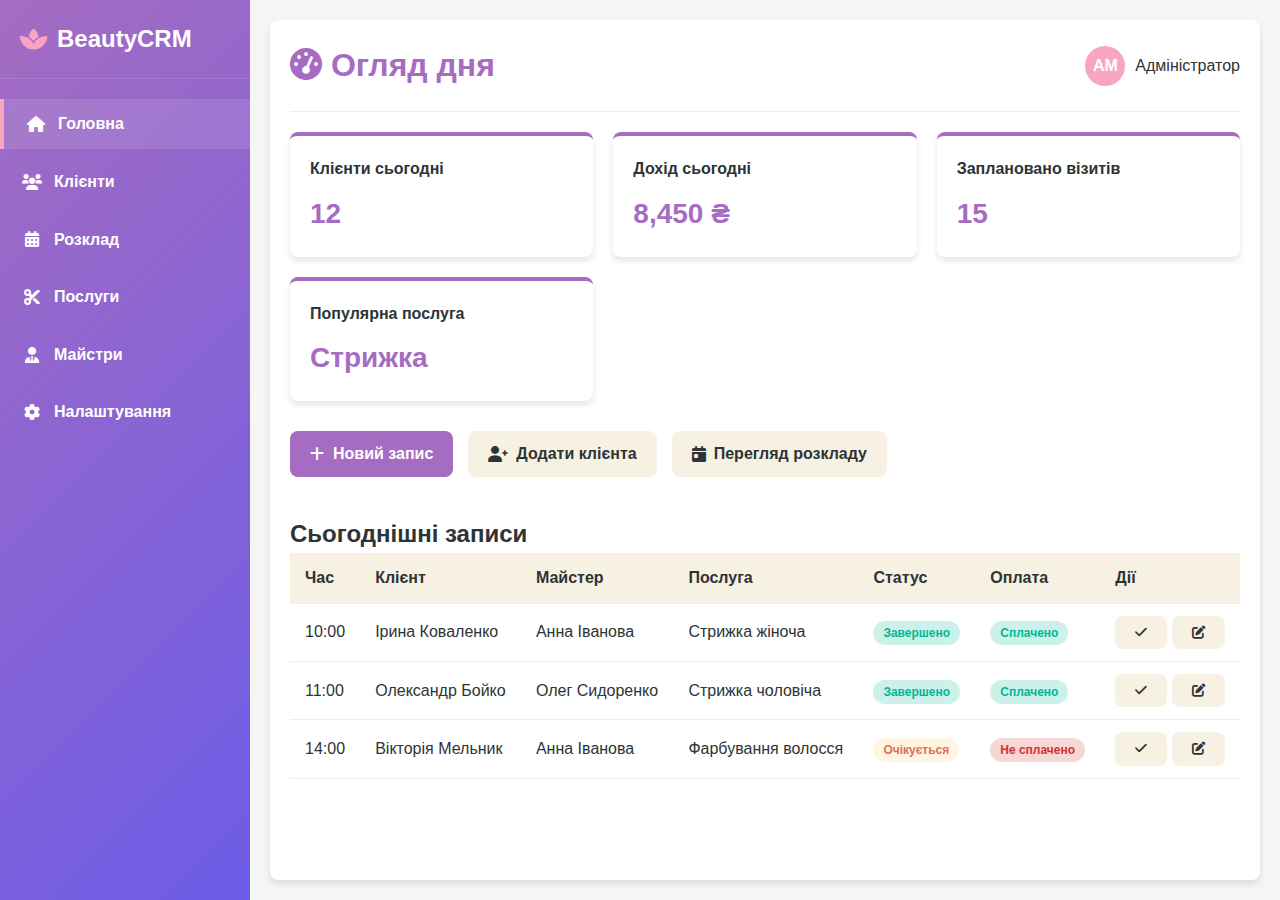
<file: my-app/index.html>
<!DOCTYPE html>
<html lang="uk">
<head>
    <meta charset="UTF-8">
    <meta name="viewport" content="width=device-width, initial-scale=1.0">
    <title>BeautyCRM - Система управління салоном краси</title>
    <style>
        :root {
            --primary-color: #a56cc1;
            --secondary-color: #6c5ce7;
            --accent-color: #f8a5c2;
            --light-color: #f7f1e3;
            --dark-color: #2d3436;
            --success-color: #00b894;
            --warning-color: #fdcb6e;
            --danger-color: #d63031;
            --border-radius: 8px;
            --box-shadow: 0 4px 6px rgba(0, 0, 0, 0.1);
        }

        * {
            margin: 0;
            padding: 0;
            box-sizing: border-box;
            font-family: 'Segoe UI', Tahoma, Geneva, Verdana, sans-serif;
        }

        body {
            background-color: #f5f5f5;
            color: var(--dark-color);
            line-height: 1.6;
        }

        .container {
            display: flex;
            min-height: 100vh;
        }

        /* Сайдбар */
        .sidebar {
            width: 250px;
            background: linear-gradient(135deg, var(--primary-color), var(--secondary-color));
            color: white;
            padding: 20px 0;
            transition: all 0.3s;
        }

        .sidebar-header {
            padding: 0 20px 20px;
            border-bottom: 1px solid rgba(255, 255, 255, 0.1);
        }

        .sidebar-header h2 {
            display: flex;
            align-items: center;
            gap: 10px;
        }

        .sidebar-header h2 i {
            color: var(--accent-color);
        }

        .nav-menu {
            margin-top: 20px;
        }

        .nav-item {
            padding: 12px 20px;
            cursor: pointer;
            transition: all 0.3s;
            display: flex;
            align-items: center;
            gap: 10px;
        }

        .nav-item:hover, .nav-item.active {
            background-color: rgba(255, 255, 255, 0.1);
            border-left: 4px solid var(--accent-color);
        }

        .nav-item i {
            width: 24px;
            text-align: center;
        }

        /* Основной контент */
        .main-content {
            flex: 1;
            padding: 20px;
            background-color: white;
            border-radius: var(--border-radius);
            margin: 20px;
            box-shadow: var(--box-shadow);
        }

        .header {
            display: flex;
            justify-content: space-between;
            align-items: center;
            margin-bottom: 20px;
            padding-bottom: 20px;
            border-bottom: 1px solid #eee;
        }

        .header h1 {
            color: var(--primary-color);
        }

        .user-info {
            display: flex;
            align-items: center;
            gap: 10px;
        }

        .user-avatar {
            width: 40px;
            height: 40px;
            border-radius: 50%;
            background-color: var(--accent-color);
            display: flex;
            align-items: center;
            justify-content: center;
            color: white;
            font-weight: bold;
        }

        /* Dashboard */
        .stats-cards {
            display: grid;
            grid-template-columns: repeat(auto-fill, minmax(250px, 1fr));
            gap: 20px;
            margin-bottom: 30px;
        }

        .stat-card {
            background: white;
            border-radius: var(--border-radius);
            padding: 20px;
            box-shadow: var(--box-shadow);
            border-top: 4px solid var(--primary-color);
        }

        .stat-card h3 {
            color: var(--dark-color);
            margin-bottom: 10px;
            font-size: 16px;
        }

        .stat-card .value {
            font-size: 28px;
            font-weight: bold;
            color: var(--primary-color);
        }

        .quick-actions {
            display: flex;
            gap: 15px;
            margin-bottom: 30px;
        }

        .btn {
            padding: 10px 20px;
            border: none;
            border-radius: var(--border-radius);
            cursor: pointer;
            font-weight: 600;
            transition: all 0.3s;
            display: inline-flex;
            align-items: center;
            gap: 8px;
        }

        .btn-primary {
            background-color: var(--primary-color);
            color: white;
        }

        .btn-primary:hover {
            background-color: #8e44ad;
        }

        .btn-secondary {
            background-color: var(--light-color);
            color: var(--dark-color);
        }

        .btn-secondary:hover {
            background-color: #e0d6c2;
        }

        /* Таблицы */
        .table-container {
            overflow-x: auto;
        }

        table {
            width: 100%;
            border-collapse: collapse;
            margin-bottom: 20px;
        }

        th, td {
            padding: 12px 15px;
            text-align: left;
            border-bottom: 1px solid #eee;
        }

        th {
            background-color: var(--light-color);
            font-weight: 600;
        }

        tr:hover {
            background-color: #f9f9f9;
        }

        .status-badge {
            padding: 5px 10px;
            border-radius: 20px;
            font-size: 12px;
            font-weight: 600;
        }

        .status-pending {
            background-color: rgba(253, 203, 110, 0.2);
            color: #e17055;
        }

        .status-completed {
            background-color: rgba(0, 184, 148, 0.2);
            color: var(--success-color);
        }

        .status-no-show {
            background-color: rgba(214, 48, 49, 0.2);
            color: var(--danger-color);
        }

        /* Формы */
        .form-group {
            margin-bottom: 20px;
        }

        label {
            display: block;
            margin-bottom: 8px;
            font-weight: 600;
        }

        input, select, textarea {
            width: 100%;
            padding: 10px 15px;
            border: 1px solid #ddd;
            border-radius: var(--border-radius);
            font-size: 16px;
        }

        .form-row {
            display: flex;
            gap: 20px;
        }

        .form-row .form-group {
            flex: 1;
        }

        /* Модальные окна */
        .modal {
            display: none;
            position: fixed;
            top: 0;
            left: 0;
            width: 100%;
            height: 100%;
            background-color: rgba(0, 0, 0, 0.5);
            z-index: 1000;
            justify-content: center;
            align-items: center;
        }

        .modal-content {
            background-color: white;
            border-radius: var(--border-radius);
            width: 90%;
            max-width: 600px;
            max-height: 90vh;
            overflow-y: auto;
            box-shadow: 0 5px 15px rgba(0, 0, 0, 0.3);
            animation: modalFadeIn 0.3s;
        }

        @keyframes modalFadeIn {
            from {
                opacity: 0;
                transform: translateY(-20px);
            }
            to {
                opacity: 1;
                transform: translateY(0);
            }
        }

        .modal-header {
            padding: 20px;
            border-bottom: 1px solid #eee;
            display: flex;
            justify-content: space-between;
            align-items: center;
        }

        .modal-header h3 {
            color: var(--primary-color);
        }

        .modal-body {
            padding: 20px;
        }

        .modal-footer {
            padding: 20px;
            border-top: 1px solid #eee;
            display: flex;
            justify-content: flex-end;
            gap: 10px;
        }

        .close-btn {
            background: none;
            border: none;
            font-size: 24px;
            cursor: pointer;
            color: #999;
        }

        /* Адаптивность */
        @media (max-width: 768px) {
            .container {
                flex-direction: column;
            }

            .sidebar {
                width: 100%;
                height: auto;
            }

            .main-content {
                margin: 10px;
            }

            .form-row {
                flex-direction: column;
                gap: 0;
            }

            .quick-actions {
                flex-direction: column;
            }
        }

        /* Для работы модальных окон без JS */
        .modal-toggle {
            display: none;
        }
        
        .modal-toggle:checked + .modal {
            display: flex;
        }
        
        /* Страницы */
        .page {
            display: none;
        }
        
        .page.active {
            display: block;
        }
    </style>
    <link rel="stylesheet" href="https://cdnjs.cloudflare.com/ajax/libs/font-awesome/6.0.0-beta3/css/all.min.css">
</head>
<body>
    <div class="container">
        <!-- Сайдбар -->
        <div class="sidebar">
            <div class="sidebar-header">
                <h2><i class="fas fa-spa"></i> BeautyCRM</h2>
            </div>
            <div class="nav-menu">
                <label class="nav-item active">
                    <input type="radio" name="page" value="dashboard" checked hidden>
                    <i class="fas fa-home"></i> Головна
                </label>
                <label class="nav-item">
                    <input type="radio" name="page" value="clients" hidden>
                    <i class="fas fa-users"></i> Клієнти
                </label>
                <label class="nav-item">
                    <input type="radio" name="page" value="schedule" hidden>
                    <i class="fas fa-calendar-alt"></i> Розклад
                </label>
                <label class="nav-item">
                    <input type="radio" name="page" value="services" hidden>
                    <i class="fas fa-cut"></i> Послуги
                </label>
                <label class="nav-item">
                    <input type="radio" name="page" value="masters" hidden>
                    <i class="fas fa-user-tie"></i> Майстри
                </label>
                <label class="nav-item">
                    <input type="radio" name="page" value="settings" hidden>
                    <i class="fas fa-cog"></i> Налаштування
                </label>
            </div>
        </div>

        <!-- Основной контент -->
        <div class="main-content">
            <!-- Dashboard -->
            <div id="dashboard-page" class="page active">
                <div class="header">
                    <h1><i class="fas fa-tachometer-alt"></i> Огляд дня</h1>
                    <div class="user-info">
                        <div class="user-avatar">АМ</div>
                        <span>Адміністратор</span>
                    </div>
                </div>

                <div class="stats-cards">
                    <div class="stat-card">
                        <h3>Клієнти сьогодні</h3>
                        <div class="value">12</div>
                    </div>
                    <div class="stat-card">
                        <h3>Дохід сьогодні</h3>
                        <div class="value">8,450 ₴</div>
                    </div>
                    <div class="stat-card">
                        <h3>Заплановано візитів</h3>
                        <div class="value">15</div>
                    </div>
                    <div class="stat-card">
                        <h3>Популярна послуга</h3>
                        <div class="value">Стрижка</div>
                    </div>
                </div>

                <div class="quick-actions">
                    <label for="appointment-modal-toggle" class="btn btn-primary">
                        <i class="fas fa-plus"></i> Новий запис
                    </label>
                    <label for="client-modal-toggle" class="btn btn-secondary">
                        <i class="fas fa-user-plus"></i> Додати клієнта
                    </label>
                    <label class="btn btn-secondary" for="schedule-page-radio">
                        <i class="fas fa-calendar-day"></i> Перегляд розкладу
                    </label>
                </div>

                <h2>Сьогоднішні записи</h2>
                <div class="table-container">
                    <table>
                        <thead>
                            <tr>
                                <th>Час</th>
                                <th>Клієнт</th>
                                <th>Майстер</th>
                                <th>Послуга</th>
                                <th>Статус</th>
                                <th>Оплата</th>
                                <th>Дії</th>
                            </tr>
                        </thead>
                        <tbody>
                            <tr>
                                <td>10:00</td>
                                <td>Ірина Коваленко</td>
                                <td>Анна Іванова</td>
                                <td>Стрижка жіноча</td>
                                <td><span class="status-badge status-completed">Завершено</span></td>
                                <td><span class="status-badge status-completed">Сплачено</span></td>
                                <td>
                                    <button class="btn btn-secondary btn-sm">
                                        <i class="fas fa-check"></i>
                                    </button>
                                    <button class="btn btn-secondary btn-sm">
                                        <i class="fas fa-edit"></i>
                                    </button>
                                </td>
                            </tr>
                            <tr>
                                <td>11:00</td>
                                <td>Олександр Бойко</td>
                                <td>Олег Сидоренко</td>
                                <td>Стрижка чоловіча</td>
                                <td><span class="status-badge status-completed">Завершено</span></td>
                                <td><span class="status-badge status-completed">Сплачено</span></td>
                                <td>
                                    <button class="btn btn-secondary btn-sm">
                                        <i class="fas fa-check"></i>
                                    </button>
                                    <button class="btn btn-secondary btn-sm">
                                        <i class="fas fa-edit"></i>
                                    </button>
                                </td>
                            </tr>
                            <tr>
                                <td>14:00</td>
                                <td>Вікторія Мельник</td>
                                <td>Анна Іванова</td>
                                <td>Фарбування волосся</td>
                                <td><span class="status-badge status-pending">Очікується</span></td>
                                <td><span class="status-badge status-no-show">Не сплачено</span></td>
                                <td>
                                    <button class="btn btn-secondary btn-sm">
                                        <i class="fas fa-check"></i>
                                    </button>
                                    <button class="btn btn-secondary btn-sm">
                                        <i class="fas fa-edit"></i>
                                    </button>
                                </td>
                            </tr>
                        </tbody>
                    </table>
                </div>
            </div>

            <!-- Клиенты -->
            <div id="clients-page" class="page">
                <div class="header">
                    <h1><i class="fas fa-users"></i> Клієнти</h1>
                    <label for="client-modal-toggle" class="btn btn-primary">
                        <i class="fas fa-plus"></i> Додати клієнта
                    </label>
                </div>

                <div class="form-group">
                    <input type="text" placeholder="Пошук клієнта за ім'ям або телефоном...">
                </div>

                <div class="table-container">
                    <table>
                        <thead>
                            <tr>
                                <th>Ім'я</th>
                                <th>Телефон</th>
                                <th>Instagram</th>
                                <th>Візитів</th>
                                <th>Дії</th>
                            </tr>
                        </thead>
                        <tbody>
                            <tr>
                                <td>Ірина Коваленко</td>
                                <td>+380991112233</td>
                                <td>@irina_beauty</td>
                                <td>5</td>
                                <td>
                                    <label for="client-info-modal-toggle" class="btn btn-secondary btn-sm">
                                        <i class="fas fa-eye"></i> Перегляд
                                    </label>
                                </td>
                            </tr>
                            <tr>
                                <td>Олександр Бойко</td>
                                <td>+380992223344</td>
                                <td>-</td>
                                <td>3</td>
                                <td>
                                    <label for="client-info-modal-toggle" class="btn btn-secondary btn-sm">
                                        <i class="fas fa-eye"></i> Перегляд
                                    </label>
                                </td>
                            </tr>
                        </tbody>
                    </table>
                </div>
            </div>

            <!-- Расписание -->
            <div id="schedule-page" class="page">
                <div class="header">
                    <h1><i class="fas fa-calendar-alt"></i> Розклад</h1>
                    <div>
                        <label for="appointment-modal-toggle" class="btn btn-primary">
                            <i class="fas fa-plus"></i> Додати запис
                        </label>
                    </div>
                </div>

                <div class="schedule-controls">
                    <div class="form-row">
                        <div class="form-group">
                            <label for="schedule-date">Дата</label>
                            <input type="date" id="schedule-date">
                        </div>
                        <div class="form-group">
                            <label for="schedule-master">Майстер</label>
                            <select id="schedule-master">
                                <option value="all">Усі майстри</option>
                                <option value="1">Анна Іванова</option>
                                <option value="2">Марія Петренко</option>
                                <option value="3">Олег Сидоренко</option>
                            </select>
                        </div>
                    </div>
                </div>

                <div class="table-container">
                    <table>
                        <thead>
                            <tr>
                                <th>Час</th>
                                <th>Клієнт</th>
                                <th>Майстер</th>
                                <th>Послуга</th>
                                <th>Статус</th>
                                <th>Дії</th>
                            </tr>
                        </thead>
                        <tbody>
                            <tr>
                                <td>10:00</td>
                                <td>Ірина Коваленко</td>
                                <td>Анна Іванова</td>
                                <td>Стрижка жіноча</td>
                                <td><span class="status-badge status-completed">Завершено</span></td>
                                <td>
                                    <button class="btn btn-secondary btn-sm">
                                        <i class="fas fa-check"></i>
                                    </button>
                                    <button class="btn btn-secondary btn-sm">
                                        <i class="fas fa-edit"></i>
                                    </button>
                                </td>
                            </tr>
                        </tbody>
                    </table>
                </div>
            </div>

            <!-- Услуги -->
            <div id="services-page" class="page">
                <div class="header">
                    <h1><i class="fas fa-cut"></i> Послуги</h1>
                    <label for="service-modal-toggle" class="btn btn-primary">
                        <i class="fas fa-plus"></i> Додати послугу
                    </label>
                </div>

                <div class="table-container">
                    <table>
                        <thead>
                            <tr>
                                <th>Назва</th>
                                <th>Тривалість</th>
                                <th>Ціна</th>
                                <th>Дії</th>
                            </tr>
                        </thead>
                        <tbody>
                            <tr>
                                <td>Стрижка жіноча</td>
                                <td>60 хв</td>
                                <td>500 ₴</td>
                                <td>
                                    <label for="service-modal-toggle" class="btn btn-secondary btn-sm">
                                        <i class="fas fa-edit"></i>
                                    </label>
                                </td>
                            </tr>
                        </tbody>
                    </table>
                </div>
            </div>

            <!-- Мастера -->
            <div id="masters-page" class="page">
                <div class="header">
                    <h1><i class="fas fa-user-tie"></i> Майстри</h1>
                    <label for="master-modal-toggle" class="btn btn-primary">
                        <i class="fas fa-plus"></i> Додати майстра
                    </label>
                </div>

                <div class="table-container">
                    <table>
                        <thead>
                            <tr>
                                <th>Ім'я</th>
                                <th>Спеціалізація</th>
                                <th>Графік</th>
                                <th>Дії</th>
                            </tr>
                        </thead>
                        <tbody>
                            <tr>
                                <td>Анна Іванова</td>
                                <td>Стрижки, фарбування</td>
                                <td>Пн-Пт: 9:00-20:00</td>
                                <td>
                                    <label for="master-modal-toggle" class="btn btn-secondary btn-sm">
                                        <i class="fas fa-edit"></i>
                                    </label>
                                </td>
                            </tr>
                        </tbody>
                    </table>
                </div>
            </div>

            <!-- Настройки -->
            <div id="settings-page" class="page">
                <div class="header">
                    <h1><i class="fas fa-cog"></i> Налаштування</h1>
                </div>

                <form action="/api/settings" method="POST">
                    <div class="form-group">
                        <h3>Налаштування системи</h3>
                        <div class="form-row">
                            <div class="form-group">
                                <label for="business-name">Назва салону</label>
                                <input type="text" id="business-name" name="business-name" placeholder="Назва вашого салону" value="Beauty Salon">
                            </div>
                            <div class="form-group">
                                <label for="business-phone">Контактний телефон</label>
                                <input type="tel" id="business-phone" name="business-phone" placeholder="+380XXXXXXXXX" value="+380991234567">
                            </div>
                        </div>
                    </div>

                    <div class="form-group">
                        <h3>Робочий час</h3>
                        <div id="working-hours">
                            <div class="form-row">
                                <div class="form-group">
                                    <label>Понеділок</label>
                                    <div style="display: flex; gap: 10px; align-items: center;">
                                        <input type="time" name="monday-from" value="09:00" style="flex: 1;">
                                        <span>до</span>
                                        <input type="time" name="monday-to" value="20:00" style="flex: 1;">
                                    </div>
                                </div>
                            </div>
                            <!-- Аналогично для других дней недели -->
                        </div>
                    </div>

                    <div class="form-group">
                        <button type="submit" class="btn btn-primary">
                            <i class="fas fa-save"></i> Зберегти налаштування
                        </button>
                    </div>
                </form>
            </div>
        </div>
    </div>

    <!-- Модальное окно для добавления клиента -->
    <input type="checkbox" id="client-modal-toggle" class="modal-toggle">
    <div class="modal">
        <div class="modal-content">
            <div class="modal-header">
                <h3>Додати нового клієнта</h3>
                <label for="client-modal-toggle" class="close-btn">&times;</label>
            </div>
            <form action="/api/clients" method="POST">
                <div class="modal-body">
                    <div class="form-group">
                        <label for="client-name">Ім'я*</label>
                        <input type="text" id="client-name" name="name" required>
                    </div>
                    <div class="form-group">
                        <label for="client-phone">Телефон*</label>
                        <input type="tel" id="client-phone" name="phone" required>
                    </div>
                    <div class="form-group">
                        <label for="client-instagram">Instagram</label>
                        <input type="text" id="client-instagram" name="instagram">
                    </div>
                    <div class="form-group">
                        <label for="client-notes">Примітки</label>
                        <textarea id="client-notes" name="notes" rows="3"></textarea>
                    </div>
                </div>
                <div class="modal-footer">
                    <label for="client-modal-toggle" class="btn btn-secondary">Скасувати</label>
                    <button type="submit" class="btn btn-primary">Зберегти</button>
                </div>
            </form>
        </div>
    </div>

    <!-- Модальное окно для добавления записи -->
    <input type="checkbox" id="appointment-modal-toggle" class="modal-toggle">
    <div class="modal">
        <div class="modal-content">
            <div class="modal-header">
                <h3>Новий запис</h3>
                <label for="appointment-modal-toggle" class="close-btn">&times;</label>
            </div>
            <form action="/api/appointments" method="POST">
                <div class="modal-body">
                    <div class="form-group">
                        <label for="appointment-client">Клієнт*</label>
                        <select id="appointment-client" name="client" required>
                            <option value="">Оберіть клієнта</option>
                            <option value="1">Ірина Коваленко</option>
                            <option value="2">Олександр Бойко</option>
                        </select>
                        <label for="client-modal-toggle" class="btn btn-secondary" style="margin-top: 5px;">
                            <i class="fas fa-user-plus"></i> Додати нового клієнта
                        </label>
                    </div>
                    <div class="form-row">
                        <div class="form-group">
                            <label for="appointment-date">Дата*</label>
                            <input type="date" id="appointment-date" name="date" required>
                        </div>
                        <div class="form-group">
                            <label for="appointment-time">Час*</label>
                            <input type="time" id="appointment-time" name="time" required>
                        </div>
                    </div>
                    <div class="form-row">
                        <div class="form-group">
                            <label for="appointment-master">Майстер*</label>
                            <select id="appointment-master" name="master" required>
                                <option value="">Оберіть майстра</option>
                                <option value="1">Анна Іванова</option>
                                <option value="2">Марія Петренко</option>
                            </select>
                        </div>
                        <div class="form-group">
                            <label for="appointment-service">Послуга*</label>
                            <select id="appointment-service" name="service" required>
                                <option value="">Оберіть послугу</option>
                                <option value="1">Стрижка жіноча</option>
                                <option value="2">Стрижка чоловіча</option>
                            </select>
                        </div>
                    </div>
                    <div class="form-group">
                        <label for="appointment-notes">Примітки</label>
                        <textarea id="appointment-notes" name="notes" rows="2"></textarea>
                    </div>
                </div>
                <div class="modal-footer">
                    <label for="appointment-modal-toggle" class="btn btn-secondary">Скасувати</label>
                    <button type="submit" class="btn btn-primary">Зберегти запис</button>
                </div>
            </form>
        </div>
    </div>

    <!-- Модальное окно для просмотра информации о клиенте -->
    <input type="checkbox" id="client-info-modal-toggle" class="modal-toggle">
    <div class="modal">
        <div class="modal-content">
            <div class="modal-header">
                <h3>Інформація про клієнта</h3>
                <label for="client-info-modal-toggle" class="close-btn">&times;</label>
            </div>
            <div class="modal-body">
                <div class="client-info-header">
                    <div class="client-avatar">ІК</div>
                    <div class="client-main-info">
                        <h2>Ірина Коваленко</h2>
                        <p>+380991112233</p>
                        <p>@irina_beauty</p>
                    </div>
                </div>
                
                <div class="client-notes">
                    <h4>Примітки:</h4>
                    <p>Алергія на фарбу. Любить каву з молоком.</p>
                </div>
                
                <div class="client-visits">
                    <h4>Історія візитів:</h4>
                    <table>
                        <thead>
                            <tr>
                                <th>Дата</th>
                                <th>Майстер</th>
                                <th>Послуга</th>
                                <th>Сума</th>
                            </tr>
                        </thead>
                        <tbody>
                            <tr>
                                <td>2023-05-15 10:00</td>
                                <td>Анна Іванова</td>
                                <td>Стрижка жіноча</td>
                                <td>500 ₴</td>
                            </tr>
                        </tbody>
                    </table>
                </div>
            </div>
            <div class="modal-footer">
                <label for="client-info-modal-toggle" class="btn btn-secondary">Закрити</label>
                <label for="client-modal-toggle" for="client-info-modal-toggle" class="btn btn-primary">
                    Редагувати
                </label>
            </div>
        </div>
    </div>

    <!-- Переключение страниц без JS -->
    <script>
        // Минимальный JS для переключения страниц
        document.addEventListener('DOMContentLoaded', function() {
            const pageRadios = document.querySelectorAll('input[name="page"]');
            
            pageRadios.forEach(radio => {
                radio.addEventListener('change', function() {
                    // Скрыть все страницы
                    document.querySelectorAll('.page').forEach(page => {
                        page.classList.remove('active');
                    });
                    
                    // Показать выбранную страницу
                    const pageId = this.value + '-page';
                    document.getElementById(pageId).classList.add('active');
                });
            });
            
            // Установим текущую дату в поле даты
            const today = new Date();
            const todayStr = today.toISOString().split('T')[0];
            document.getElementById('appointment-date').value = todayStr;
            document.getElementById('schedule-date').value = todayStr;
        });
    </script>
</body>
</html>
</file>
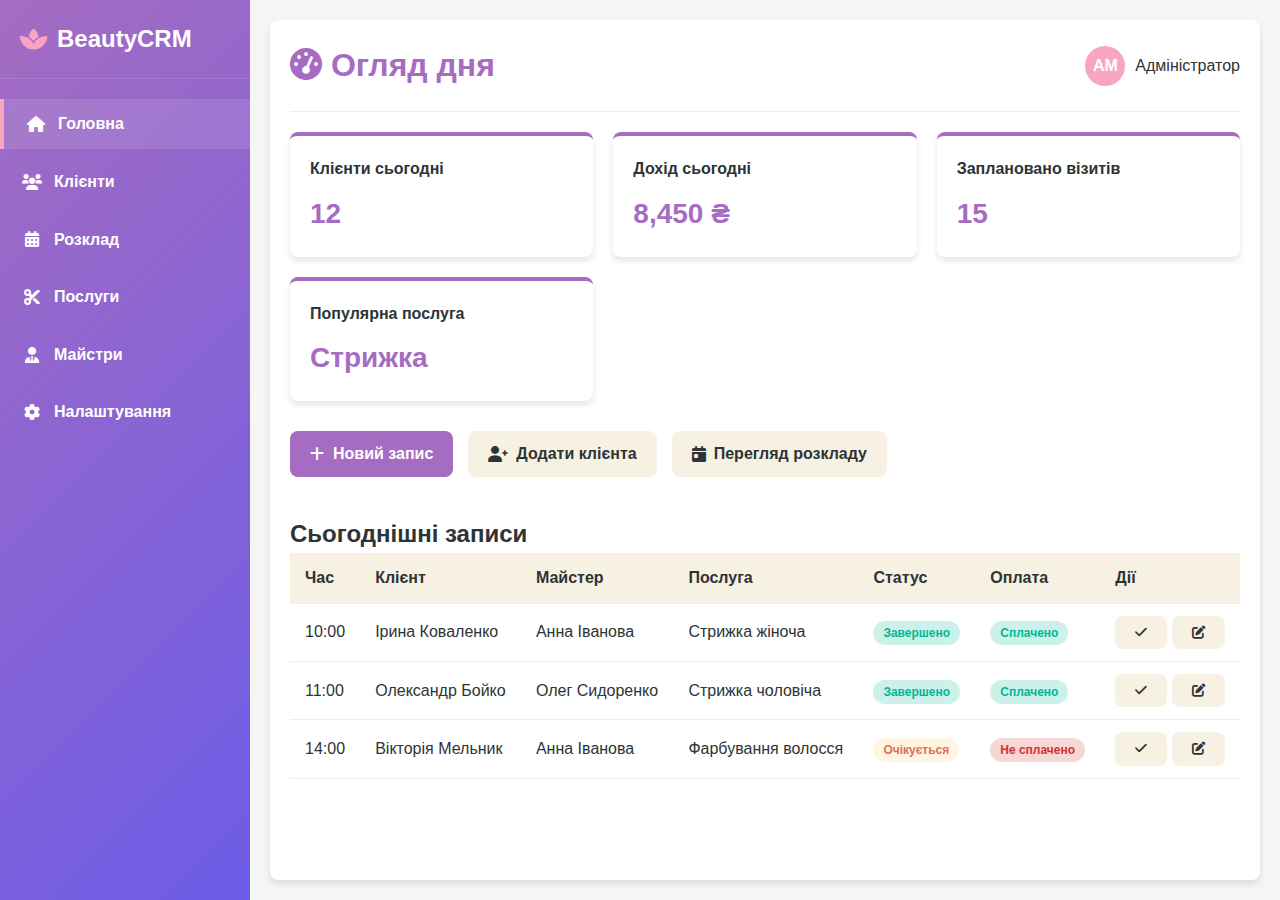
<file: my-app/public/index.html>
<!DOCTYPE html>
<html lang="uk">
<head>
    <meta charset="UTF-8">
    <meta name="viewport" content="width=device-width, initial-scale=1.0">
    <title>BeautyCRM - Система управління салоном краси</title>
    <style>
        :root {
            --primary-color: #a56cc1;
            --secondary-color: #6c5ce7;
            --accent-color: #f8a5c2;
            --light-color: #f7f1e3;
            --dark-color: #2d3436;
            --success-color: #00b894;
            --warning-color: #fdcb6e;
            --danger-color: #d63031;
            --border-radius: 8px;
            --box-shadow: 0 4px 6px rgba(0, 0, 0, 0.1);
        }

        * {
            margin: 0;
            padding: 0;
            box-sizing: border-box;
            font-family: 'Segoe UI', Tahoma, Geneva, Verdana, sans-serif;
        }

        body {
            background-color: #f5f5f5;
            color: var(--dark-color);
            line-height: 1.6;
        }

        .container {
            display: flex;
            min-height: 100vh;
        }

        /* Сайдбар */
        .sidebar {
            width: 250px;
            background: linear-gradient(135deg, var(--primary-color), var(--secondary-color));
            color: white;
            padding: 20px 0;
            transition: all 0.3s;
        }

        .sidebar-header {
            padding: 0 20px 20px;
            border-bottom: 1px solid rgba(255, 255, 255, 0.1);
        }

        .sidebar-header h2 {
            display: flex;
            align-items: center;
            gap: 10px;
        }

        .sidebar-header h2 i {
            color: var(--accent-color);
        }

        .nav-menu {
            margin-top: 20px;
        }

        .nav-item {
            padding: 12px 20px;
            cursor: pointer;
            transition: all 0.3s;
            display: flex;
            align-items: center;
            gap: 10px;
        }

        .nav-item:hover, .nav-item.active {
            background-color: rgba(255, 255, 255, 0.1);
            border-left: 4px solid var(--accent-color);
        }

        .nav-item i {
            width: 24px;
            text-align: center;
        }

        /* Основной контент */
        .main-content {
            flex: 1;
            padding: 20px;
            background-color: white;
            border-radius: var(--border-radius);
            margin: 20px;
            box-shadow: var(--box-shadow);
        }

        .header {
            display: flex;
            justify-content: space-between;
            align-items: center;
            margin-bottom: 20px;
            padding-bottom: 20px;
            border-bottom: 1px solid #eee;
        }

        .header h1 {
            color: var(--primary-color);
        }

        .user-info {
            display: flex;
            align-items: center;
            gap: 10px;
        }

        .user-avatar {
            width: 40px;
            height: 40px;
            border-radius: 50%;
            background-color: var(--accent-color);
            display: flex;
            align-items: center;
            justify-content: center;
            color: white;
            font-weight: bold;
        }

        /* Dashboard */
        .stats-cards {
            display: grid;
            grid-template-columns: repeat(auto-fill, minmax(250px, 1fr));
            gap: 20px;
            margin-bottom: 30px;
        }

        .stat-card {
            background: white;
            border-radius: var(--border-radius);
            padding: 20px;
            box-shadow: var(--box-shadow);
            border-top: 4px solid var(--primary-color);
        }

        .stat-card h3 {
            color: var(--dark-color);
            margin-bottom: 10px;
            font-size: 16px;
        }

        .stat-card .value {
            font-size: 28px;
            font-weight: bold;
            color: var(--primary-color);
        }

        .quick-actions {
            display: flex;
            gap: 15px;
            margin-bottom: 30px;
        }

        .btn {
            padding: 10px 20px;
            border: none;
            border-radius: var(--border-radius);
            cursor: pointer;
            font-weight: 600;
            transition: all 0.3s;
            display: inline-flex;
            align-items: center;
            gap: 8px;
        }

        .btn-primary {
            background-color: var(--primary-color);
            color: white;
        }

        .btn-primary:hover {
            background-color: #8e44ad;
        }

        .btn-secondary {
            background-color: var(--light-color);
            color: var(--dark-color);
        }

        .btn-secondary:hover {
            background-color: #e0d6c2;
        }

        /* Таблицы */
        .table-container {
            overflow-x: auto;
        }

        table {
            width: 100%;
            border-collapse: collapse;
            margin-bottom: 20px;
        }

        th, td {
            padding: 12px 15px;
            text-align: left;
            border-bottom: 1px solid #eee;
        }

        th {
            background-color: var(--light-color);
            font-weight: 600;
        }

        tr:hover {
            background-color: #f9f9f9;
        }

        .status-badge {
            padding: 5px 10px;
            border-radius: 20px;
            font-size: 12px;
            font-weight: 600;
        }

        .status-pending {
            background-color: rgba(253, 203, 110, 0.2);
            color: #e17055;
        }

        .status-completed {
            background-color: rgba(0, 184, 148, 0.2);
            color: var(--success-color);
        }

        .status-no-show {
            background-color: rgba(214, 48, 49, 0.2);
            color: var(--danger-color);
        }

        /* Формы */
        .form-group {
            margin-bottom: 20px;
        }

        label {
            display: block;
            margin-bottom: 8px;
            font-weight: 600;
        }

        input, select, textarea {
            width: 100%;
            padding: 10px 15px;
            border: 1px solid #ddd;
            border-radius: var(--border-radius);
            font-size: 16px;
        }

        .form-row {
            display: flex;
            gap: 20px;
        }

        .form-row .form-group {
            flex: 1;
        }

        /* Модальные окна */
        .modal {
            display: none;
            position: fixed;
            top: 0;
            left: 0;
            width: 100%;
            height: 100%;
            background-color: rgba(0, 0, 0, 0.5);
            z-index: 1000;
            justify-content: center;
            align-items: center;
        }

        .modal-content {
            background-color: white;
            border-radius: var(--border-radius);
            width: 90%;
            max-width: 600px;
            max-height: 90vh;
            overflow-y: auto;
            box-shadow: 0 5px 15px rgba(0, 0, 0, 0.3);
            animation: modalFadeIn 0.3s;
        }

        @keyframes modalFadeIn {
            from {
                opacity: 0;
                transform: translateY(-20px);
            }
            to {
                opacity: 1;
                transform: translateY(0);
            }
        }

        .modal-header {
            padding: 20px;
            border-bottom: 1px solid #eee;
            display: flex;
            justify-content: space-between;
            align-items: center;
        }

        .modal-header h3 {
            color: var(--primary-color);
        }

        .modal-body {
            padding: 20px;
        }

        .modal-footer {
            padding: 20px;
            border-top: 1px solid #eee;
            display: flex;
            justify-content: flex-end;
            gap: 10px;
        }

        .close-btn {
            background: none;
            border: none;
            font-size: 24px;
            cursor: pointer;
            color: #999;
        }

        /* Адаптивность */
        @media (max-width: 768px) {
            .container {
                flex-direction: column;
            }

            .sidebar {
                width: 100%;
                height: auto;
            }

            .main-content {
                margin: 10px;
            }

            .form-row {
                flex-direction: column;
                gap: 0;
            }

            .quick-actions {
                flex-direction: column;
            }
        }

        /* Для работы модальных окон без JS */
        .modal-toggle {
            display: none;
        }
        
        .modal-toggle:checked + .modal {
            display: flex;
        }
        
        /* Страницы */
        .page {
            display: none;
        }
        
        .page.active {
            display: block;
        }
    </style>
    <link rel="stylesheet" href="https://cdnjs.cloudflare.com/ajax/libs/font-awesome/6.0.0-beta3/css/all.min.css">
</head>
<body>
    <div class="container">
        <!-- Сайдбар -->
        <div class="sidebar">
            <div class="sidebar-header">
                <h2><i class="fas fa-spa"></i> BeautyCRM</h2>
            </div>
            <div class="nav-menu">
                <label class="nav-item active">
                    <input type="radio" name="page" value="dashboard" checked hidden>
                    <i class="fas fa-home"></i> Головна
                </label>
                <label class="nav-item">
                    <input type="radio" name="page" value="clients" hidden>
                    <i class="fas fa-users"></i> Клієнти
                </label>
                <label class="nav-item">
                    <input type="radio" name="page" value="schedule" hidden>
                    <i class="fas fa-calendar-alt"></i> Розклад
                </label>
                <label class="nav-item">
                    <input type="radio" name="page" value="services" hidden>
                    <i class="fas fa-cut"></i> Послуги
                </label>
                <label class="nav-item">
                    <input type="radio" name="page" value="masters" hidden>
                    <i class="fas fa-user-tie"></i> Майстри
                </label>
                <label class="nav-item">
                    <input type="radio" name="page" value="settings" hidden>
                    <i class="fas fa-cog"></i> Налаштування
                </label>
            </div>
        </div>

        <!-- Основной контент -->
        <div class="main-content">
            <!-- Dashboard -->
            <div id="dashboard-page" class="page active">
                <div class="header">
                    <h1><i class="fas fa-tachometer-alt"></i> Огляд дня</h1>
                    <div class="user-info">
                        <div class="user-avatar">АМ</div>
                        <span>Адміністратор</span>
                    </div>
                </div>

                <div class="stats-cards">
                    <div class="stat-card">
                        <h3>Клієнти сьогодні</h3>
                        <div class="value">12</div>
                    </div>
                    <div class="stat-card">
                        <h3>Дохід сьогодні</h3>
                        <div class="value">8,450 ₴</div>
                    </div>
                    <div class="stat-card">
                        <h3>Заплановано візитів</h3>
                        <div class="value">15</div>
                    </div>
                    <div class="stat-card">
                        <h3>Популярна послуга</h3>
                        <div class="value">Стрижка</div>
                    </div>
                </div>

                <div class="quick-actions">
                    <label for="appointment-modal-toggle" class="btn btn-primary">
                        <i class="fas fa-plus"></i> Новий запис
                    </label>
                    <label for="client-modal-toggle" class="btn btn-secondary">
                        <i class="fas fa-user-plus"></i> Додати клієнта
                    </label>
                    <label class="btn btn-secondary" for="schedule-page-radio">
                        <i class="fas fa-calendar-day"></i> Перегляд розкладу
                    </label>
                </div>

                <h2>Сьогоднішні записи</h2>
                <div class="table-container">
                    <table>
                        <thead>
                            <tr>
                                <th>Час</th>
                                <th>Клієнт</th>
                                <th>Майстер</th>
                                <th>Послуга</th>
                                <th>Статус</th>
                                <th>Оплата</th>
                                <th>Дії</th>
                            </tr>
                        </thead>
                        <tbody>
                            <tr>
                                <td>10:00</td>
                                <td>Ірина Коваленко</td>
                                <td>Анна Іванова</td>
                                <td>Стрижка жіноча</td>
                                <td><span class="status-badge status-completed">Завершено</span></td>
                                <td><span class="status-badge status-completed">Сплачено</span></td>
                                <td>
                                    <button class="btn btn-secondary btn-sm">
                                        <i class="fas fa-check"></i>
                                    </button>
                                    <button class="btn btn-secondary btn-sm">
                                        <i class="fas fa-edit"></i>
                                    </button>
                                </td>
                            </tr>
                            <tr>
                                <td>11:00</td>
                                <td>Олександр Бойко</td>
                                <td>Олег Сидоренко</td>
                                <td>Стрижка чоловіча</td>
                                <td><span class="status-badge status-completed">Завершено</span></td>
                                <td><span class="status-badge status-completed">Сплачено</span></td>
                                <td>
                                    <button class="btn btn-secondary btn-sm">
                                        <i class="fas fa-check"></i>
                                    </button>
                                    <button class="btn btn-secondary btn-sm">
                                        <i class="fas fa-edit"></i>
                                    </button>
                                </td>
                            </tr>
                            <tr>
                                <td>14:00</td>
                                <td>Вікторія Мельник</td>
                                <td>Анна Іванова</td>
                                <td>Фарбування волосся</td>
                                <td><span class="status-badge status-pending">Очікується</span></td>
                                <td><span class="status-badge status-no-show">Не сплачено</span></td>
                                <td>
                                    <button class="btn btn-secondary btn-sm">
                                        <i class="fas fa-check"></i>
                                    </button>
                                    <button class="btn btn-secondary btn-sm">
                                        <i class="fas fa-edit"></i>
                                    </button>
                                </td>
                            </tr>
                        </tbody>
                    </table>
                </div>
            </div>

            <!-- Клиенты -->
            <div id="clients-page" class="page">
                <div class="header">
                    <h1><i class="fas fa-users"></i> Клієнти</h1>
                    <label for="client-modal-toggle" class="btn btn-primary">
                        <i class="fas fa-plus"></i> Додати клієнта
                    </label>
                </div>

                <div class="form-group">
                    <input type="text" placeholder="Пошук клієнта за ім'ям або телефоном...">
                </div>

                <div class="table-container">
                    <table>
                        <thead>
                            <tr>
                                <th>Ім'я</th>
                                <th>Телефон</th>
                                <th>Instagram</th>
                                <th>Візитів</th>
                                <th>Дії</th>
                            </tr>
                        </thead>
                        <tbody>
                            <tr>
                                <td>Ірина Коваленко</td>
                                <td>+380991112233</td>
                                <td>@irina_beauty</td>
                                <td>5</td>
                                <td>
                                    <label for="client-info-modal-toggle" class="btn btn-secondary btn-sm">
                                        <i class="fas fa-eye"></i> Перегляд
                                    </label>
                                </td>
                            </tr>
                            <tr>
                                <td>Олександр Бойко</td>
                                <td>+380992223344</td>
                                <td>-</td>
                                <td>3</td>
                                <td>
                                    <label for="client-info-modal-toggle" class="btn btn-secondary btn-sm">
                                        <i class="fas fa-eye"></i> Перегляд
                                    </label>
                                </td>
                            </tr>
                        </tbody>
                    </table>
                </div>
            </div>

            <!-- Расписание -->
            <div id="schedule-page" class="page">
                <div class="header">
                    <h1><i class="fas fa-calendar-alt"></i> Розклад</h1>
                    <div>
                        <label for="appointment-modal-toggle" class="btn btn-primary">
                            <i class="fas fa-plus"></i> Додати запис
                        </label>
                    </div>
                </div>

                <div class="schedule-controls">
                    <div class="form-row">
                        <div class="form-group">
                            <label for="schedule-date">Дата</label>
                            <input type="date" id="schedule-date">
                        </div>
                        <div class="form-group">
                            <label for="schedule-master">Майстер</label>
                            <select id="schedule-master">
                                <option value="all">Усі майстри</option>
                                <option value="1">Анна Іванова</option>
                                <option value="2">Марія Петренко</option>
                                <option value="3">Олег Сидоренко</option>
                            </select>
                        </div>
                    </div>
                </div>

                <div class="table-container">
                    <table>
                        <thead>
                            <tr>
                                <th>Час</th>
                                <th>Клієнт</th>
                                <th>Майстер</th>
                                <th>Послуга</th>
                                <th>Статус</th>
                                <th>Дії</th>
                            </tr>
                        </thead>
                        <tbody>
                            <tr>
                                <td>10:00</td>
                                <td>Ірина Коваленко</td>
                                <td>Анна Іванова</td>
                                <td>Стрижка жіноча</td>
                                <td><span class="status-badge status-completed">Завершено</span></td>
                                <td>
                                    <button class="btn btn-secondary btn-sm">
                                        <i class="fas fa-check"></i>
                                    </button>
                                    <button class="btn btn-secondary btn-sm">
                                        <i class="fas fa-edit"></i>
                                    </button>
                                </td>
                            </tr>
                        </tbody>
                    </table>
                </div>
            </div>

            <!-- Услуги -->
            <div id="services-page" class="page">
                <div class="header">
                    <h1><i class="fas fa-cut"></i> Послуги</h1>
                    <label for="service-modal-toggle" class="btn btn-primary">
                        <i class="fas fa-plus"></i> Додати послугу
                    </label>
                </div>

                <div class="table-container">
                    <table>
                        <thead>
                            <tr>
                                <th>Назва</th>
                                <th>Тривалість</th>
                                <th>Ціна</th>
                                <th>Дії</th>
                            </tr>
                        </thead>
                        <tbody>
                            <tr>
                                <td>Стрижка жіноча</td>
                                <td>60 хв</td>
                                <td>500 ₴</td>
                                <td>
                                    <label for="service-modal-toggle" class="btn btn-secondary btn-sm">
                                        <i class="fas fa-edit"></i>
                                    </label>
                                </td>
                            </tr>
                        </tbody>
                    </table>
                </div>
            </div>

            <!-- Мастера -->
            <div id="masters-page" class="page">
                <div class="header">
                    <h1><i class="fas fa-user-tie"></i> Майстри</h1>
                    <label for="master-modal-toggle" class="btn btn-primary">
                        <i class="fas fa-plus"></i> Додати майстра
                    </label>
                </div>

                <div class="table-container">
                    <table>
                        <thead>
                            <tr>
                                <th>Ім'я</th>
                                <th>Спеціалізація</th>
                                <th>Графік</th>
                                <th>Дії</th>
                            </tr>
                        </thead>
                        <tbody>
                            <tr>
                                <td>Анна Іванова</td>
                                <td>Стрижки, фарбування</td>
                                <td>Пн-Пт: 9:00-20:00</td>
                                <td>
                                    <label for="master-modal-toggle" class="btn btn-secondary btn-sm">
                                        <i class="fas fa-edit"></i>
                                    </label>
                                </td>
                            </tr>
                        </tbody>
                    </table>
                </div>
            </div>

            <!-- Настройки -->
            <div id="settings-page" class="page">
                <div class="header">
                    <h1><i class="fas fa-cog"></i> Налаштування</h1>
                </div>

                <form action="/api/settings" method="POST">
                    <div class="form-group">
                        <h3>Налаштування системи</h3>
                        <div class="form-row">
                            <div class="form-group">
                                <label for="business-name">Назва салону</label>
                                <input type="text" id="business-name" name="business-name" placeholder="Назва вашого салону" value="Beauty Salon">
                            </div>
                            <div class="form-group">
                                <label for="business-phone">Контактний телефон</label>
                                <input type="tel" id="business-phone" name="business-phone" placeholder="+380XXXXXXXXX" value="+380991234567">
                            </div>
                        </div>
                    </div>

                    <div class="form-group">
                        <h3>Робочий час</h3>
                        <div id="working-hours">
                            <div class="form-row">
                                <div class="form-group">
                                    <label>Понеділок</label>
                                    <div style="display: flex; gap: 10px; align-items: center;">
                                        <input type="time" name="monday-from" value="09:00" style="flex: 1;">
                                        <span>до</span>
                                        <input type="time" name="monday-to" value="20:00" style="flex: 1;">
                                    </div>
                                </div>
                            </div>
                            <!-- Аналогично для других дней недели -->
                        </div>
                    </div>

                    <div class="form-group">
                        <button type="submit" class="btn btn-primary">
                            <i class="fas fa-save"></i> Зберегти налаштування
                        </button>
                    </div>
                </form>
            </div>
        </div>
    </div>

    <!-- Модальное окно для добавления клиента -->
    <input type="checkbox" id="client-modal-toggle" class="modal-toggle">
    <div class="modal">
        <div class="modal-content">
            <div class="modal-header">
                <h3>Додати нового клієнта</h3>
                <label for="client-modal-toggle" class="close-btn">&times;</label>
            </div>
            <form action="/api/clients" method="POST">
                <div class="modal-body">
                    <div class="form-group">
                        <label for="client-name">Ім'я*</label>
                        <input type="text" id="client-name" name="name" required>
                    </div>
                    <div class="form-group">
                        <label for="client-phone">Телефон*</label>
                        <input type="tel" id="client-phone" name="phone" required>
                    </div>
                    <div class="form-group">
                        <label for="client-instagram">Instagram</label>
                        <input type="text" id="client-instagram" name="instagram">
                    </div>
                    <div class="form-group">
                        <label for="client-notes">Примітки</label>
                        <textarea id="client-notes" name="notes" rows="3"></textarea>
                    </div>
                </div>
                <div class="modal-footer">
                    <label for="client-modal-toggle" class="btn btn-secondary">Скасувати</label>
                    <button type="submit" class="btn btn-primary">Зберегти</button>
                </div>
            </form>
        </div>
    </div>

    <!-- Модальное окно для добавления записи -->
    <input type="checkbox" id="appointment-modal-toggle" class="modal-toggle">
    <div class="modal">
        <div class="modal-content">
            <div class="modal-header">
                <h3>Новий запис</h3>
                <label for="appointment-modal-toggle" class="close-btn">&times;</label>
            </div>
            <form action="/api/appointments" method="POST">
                <div class="modal-body">
                    <div class="form-group">
                        <label for="appointment-client">Клієнт*</label>
                        <select id="appointment-client" name="client" required>
                            <option value="">Оберіть клієнта</option>
                            <option value="1">Ірина Коваленко</option>
                            <option value="2">Олександр Бойко</option>
                        </select>
                        <label for="client-modal-toggle" class="btn btn-secondary" style="margin-top: 5px;">
                            <i class="fas fa-user-plus"></i> Додати нового клієнта
                        </label>
                    </div>
                    <div class="form-row">
                        <div class="form-group">
                            <label for="appointment-date">Дата*</label>
                            <input type="date" id="appointment-date" name="date" required>
                        </div>
                        <div class="form-group">
                            <label for="appointment-time">Час*</label>
                            <input type="time" id="appointment-time" name="time" required>
                        </div>
                    </div>
                    <div class="form-row">
                        <div class="form-group">
                            <label for="appointment-master">Майстер*</label>
                            <select id="appointment-master" name="master" required>
                                <option value="">Оберіть майстра</option>
                                <option value="1">Анна Іванова</option>
                                <option value="2">Марія Петренко</option>
                            </select>
                        </div>
                        <div class="form-group">
                            <label for="appointment-service">Послуга*</label>
                            <select id="appointment-service" name="service" required>
                                <option value="">Оберіть послугу</option>
                                <option value="1">Стрижка жіноча</option>
                                <option value="2">Стрижка чоловіча</option>
                            </select>
                        </div>
                    </div>
                    <div class="form-group">
                        <label for="appointment-notes">Примітки</label>
                        <textarea id="appointment-notes" name="notes" rows="2"></textarea>
                    </div>
                </div>
                <div class="modal-footer">
                    <label for="appointment-modal-toggle" class="btn btn-secondary">Скасувати</label>
                    <button type="submit" class="btn btn-primary">Зберегти запис</button>
                </div>
            </form>
        </div>
    </div>

    <!-- Модальное окно для просмотра информации о клиенте -->
    <input type="checkbox" id="client-info-modal-toggle" class="modal-toggle">
    <div class="modal">
        <div class="modal-content">
            <div class="modal-header">
                <h3>Інформація про клієнта</h3>
                <label for="client-info-modal-toggle" class="close-btn">&times;</label>
            </div>
            <div class="modal-body">
                <div class="client-info-header">
                    <div class="client-avatar">ІК</div>
                    <div class="client-main-info">
                        <h2>Ірина Коваленко</h2>
                        <p>+380991112233</p>
                        <p>@irina_beauty</p>
                    </div>
                </div>
                
                <div class="client-notes">
                    <h4>Примітки:</h4>
                    <p>Алергія на фарбу. Любить каву з молоком.</p>
                </div>
                
                <div class="client-visits">
                    <h4>Історія візитів:</h4>
                    <table>
                        <thead>
                            <tr>
                                <th>Дата</th>
                                <th>Майстер</th>
                                <th>Послуга</th>
                                <th>Сума</th>
                            </tr>
                        </thead>
                        <tbody>
                            <tr>
                                <td>2023-05-15 10:00</td>
                                <td>Анна Іванова</td>
                                <td>Стрижка жіноча</td>
                                <td>500 ₴</td>
                            </tr>
                        </tbody>
                    </table>
                </div>
            </div>
            <div class="modal-footer">
                <label for="client-info-modal-toggle" class="btn btn-secondary">Закрити</label>
                <label for="client-modal-toggle" for="client-info-modal-toggle" class="btn btn-primary">
                    Редагувати
                </label>
            </div>
        </div>
    </div>

    <!-- Переключение страниц без JS -->
    <script>
        // Минимальный JS для переключения страниц
        document.addEventListener('DOMContentLoaded', function() {
            const pageRadios = document.querySelectorAll('input[name="page"]');
            
            pageRadios.forEach(radio => {
                radio.addEventListener('change', function() {
                    // Скрыть все страницы
                    document.querySelectorAll('.page').forEach(page => {
                        page.classList.remove('active');
                    });
                    
                    // Показать выбранную страницу
                    const pageId = this.value + '-page';
                    document.getElementById(pageId).classList.add('active');
                });
            });
            
            // Установим текущую дату в поле даты
            const today = new Date();
            const todayStr = today.toISOString().split('T')[0];
            document.getElementById('appointment-date').value = todayStr;
            document.getElementById('schedule-date').value = todayStr;
        });
    </script>
</body>
</html>
</file>
